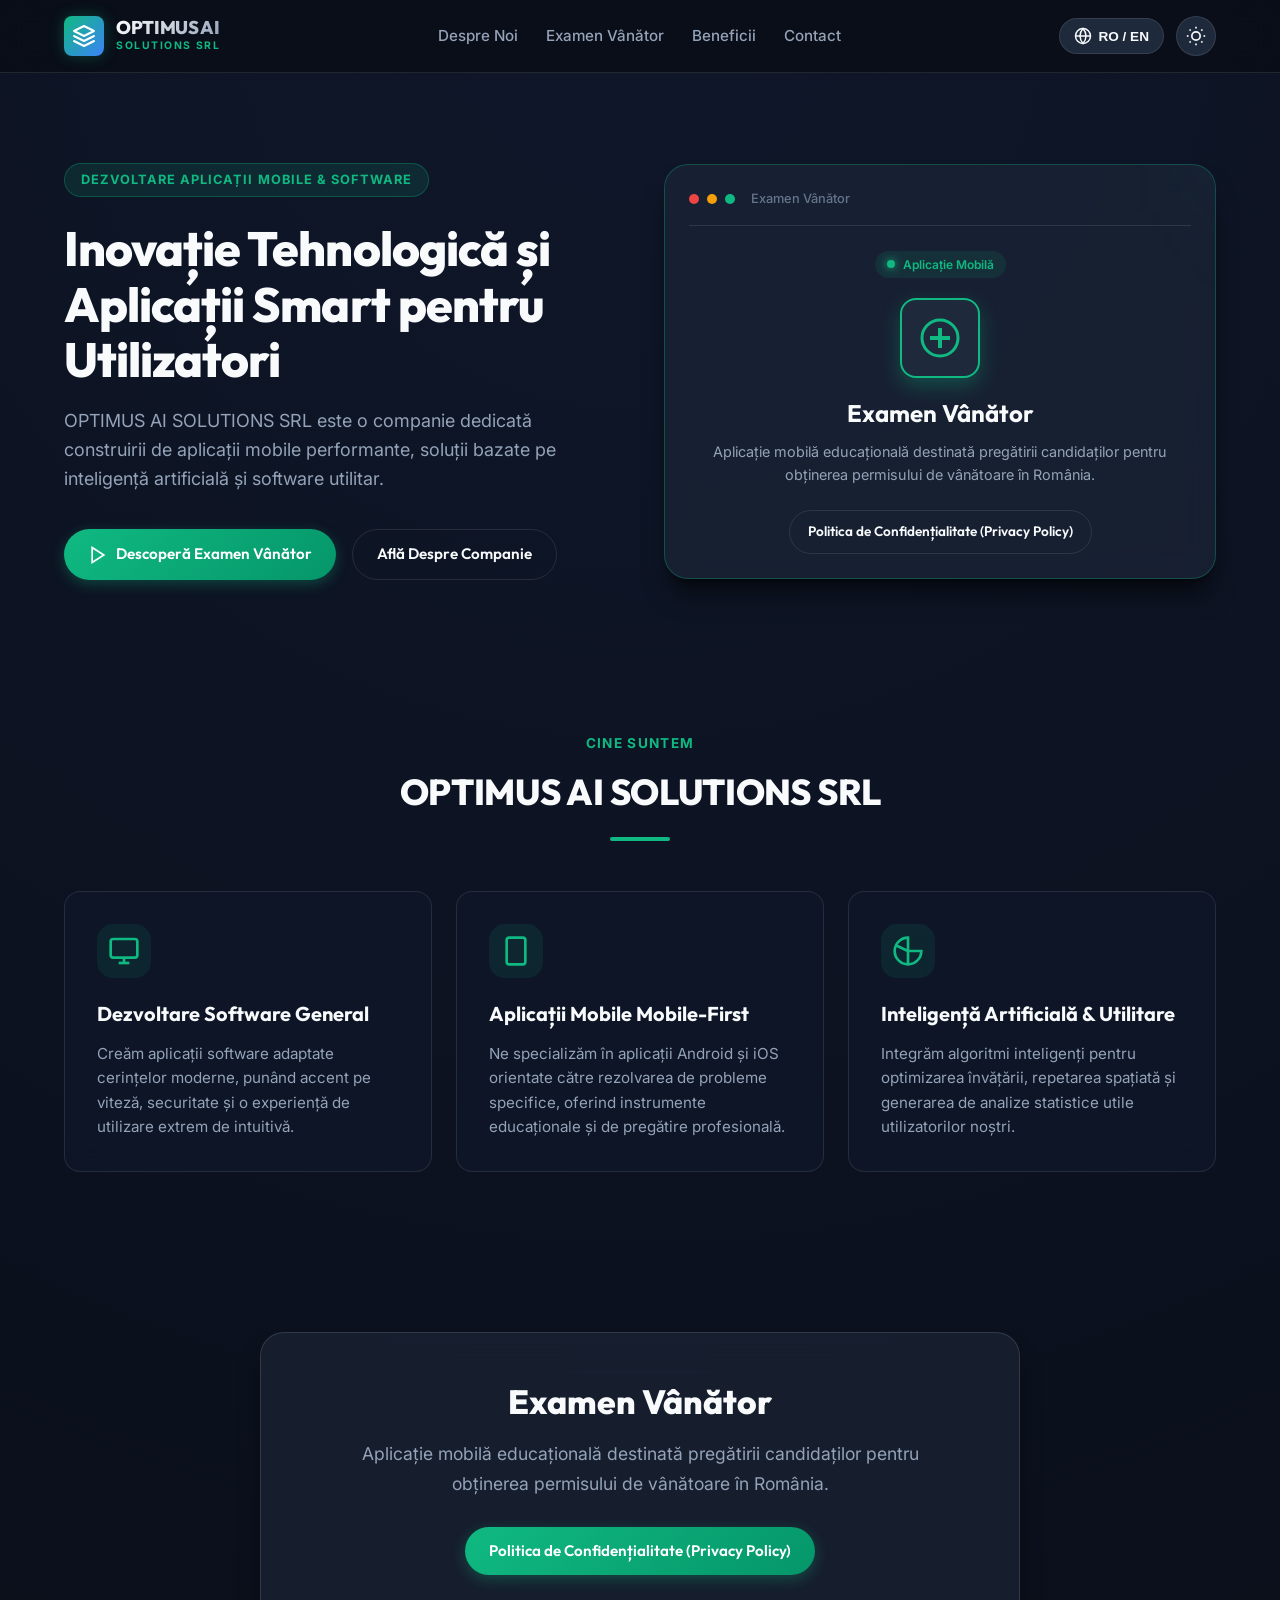
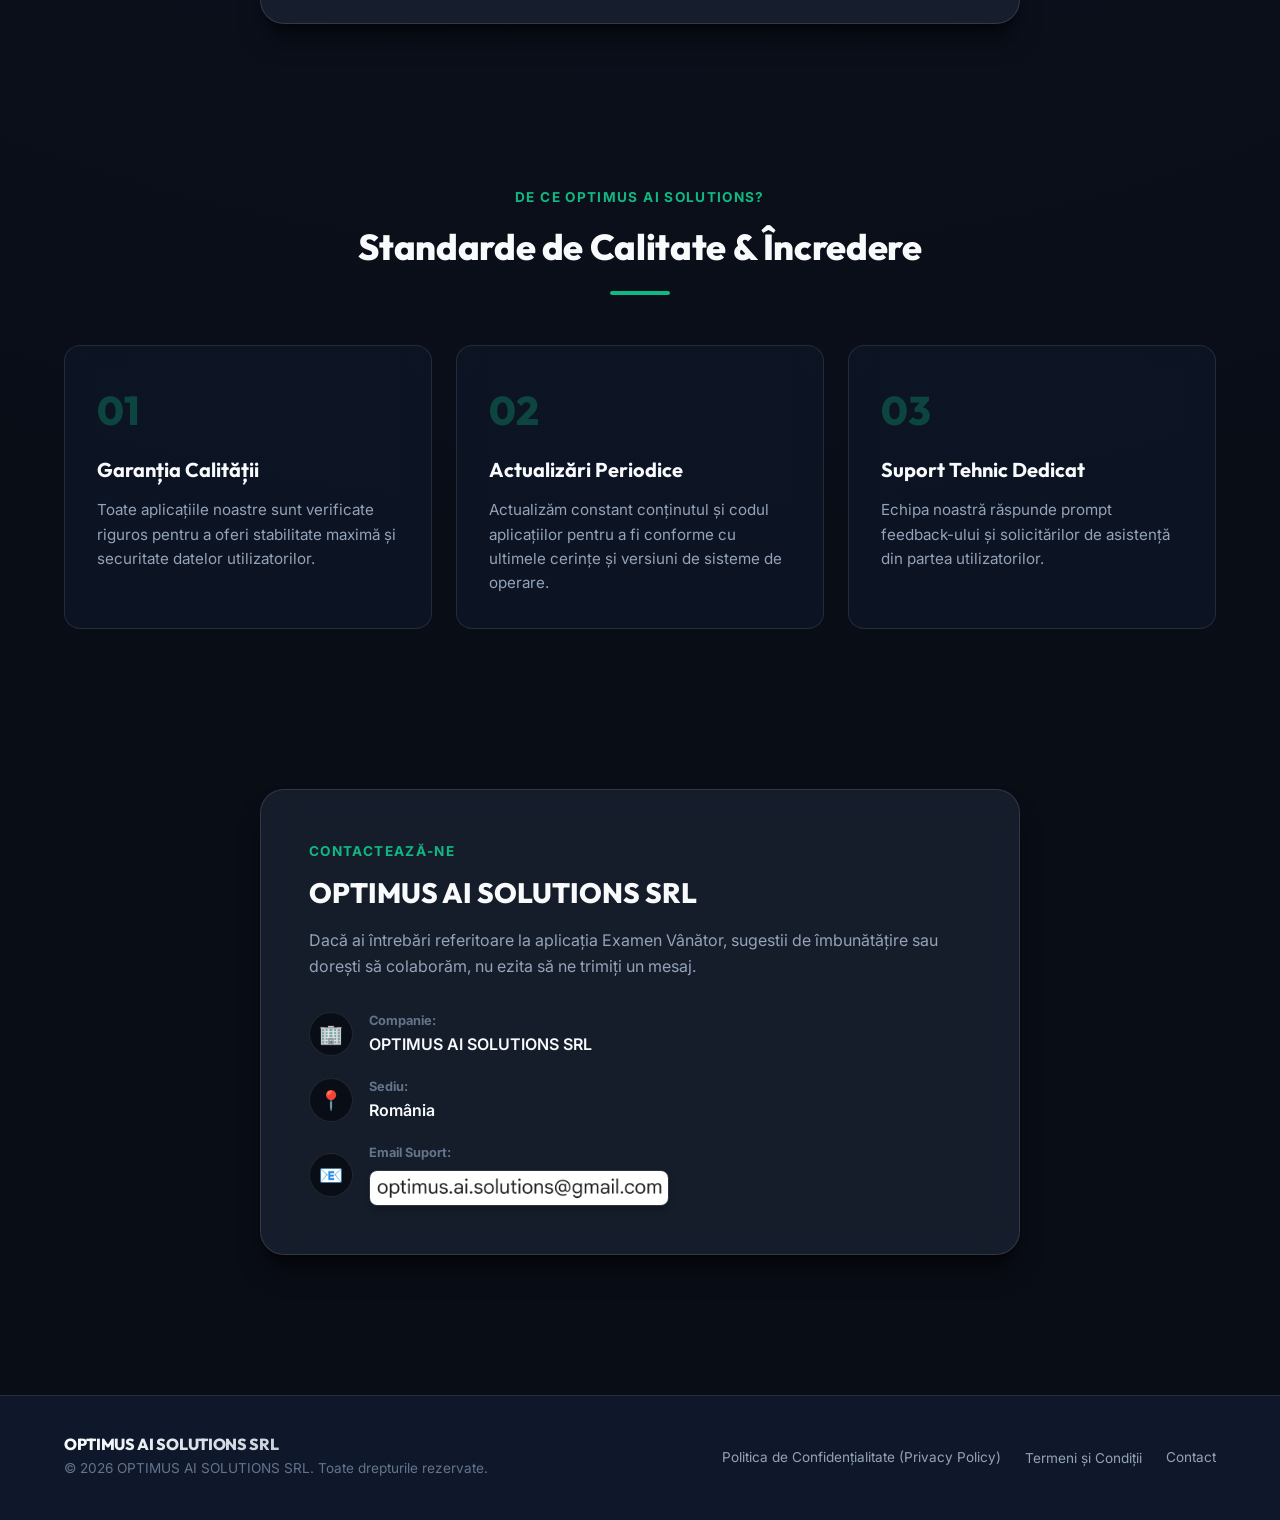
<file: index.html>
<!doctype html>
<html lang="ro" data-theme="dark">
  <head>
    <meta charset="UTF-8" />
    <meta name="viewport" content="width=device-width, initial-scale=1.0" />
    <title>OPTIMUS AI SOLUTIONS SRL | Apps &amp; Software Solutions</title>
    <meta
      name="description"
      content="OPTIMUS AI SOLUTIONS SRL - Dezvoltare aplicații mobile și soluții software. Descoperă Examen Vânător - aplicația de pregătire pentru examenul de vânătoare din România."
    />

    <!-- Google Search Console Verification Meta Tag -->
    <meta
      name="google-site-verification"
      content="KTGLfPyaPjV80IaAhPNQSvZlslFzIyE0q-LJDLgHIGs"
    />

    <!-- Open Graph / Social Media -->
    <meta property="og:type" content="website" />
    <meta
      property="og:title"
      content="OPTIMUS AI SOLUTIONS SRL | Mobile Apps &amp; Software"
    />
    <meta
      property="og:description"
      content="Official website of OPTIMUS AI SOLUTIONS SRL. Developers of Examen Vânător app and general software solutions."
    />

    <!-- Google Fonts -->
    <link rel="preconnect" href="https://fonts.googleapis.com" />
    <link rel="preconnect" href="https://fonts.gstatic.com" crossorigin />
    <link
      href="https://fonts.googleapis.com/css2?family=Inter:wght@300;400;500;600;700&family=Outfit:wght@400;500;600;700;800&display=swap"
      rel="stylesheet"
    />

    <link rel="stylesheet" href="styles.css" />
  </head>
  <body>
    <!-- Header / Navigation -->
    <header class="site-header" id="header">
      <div class="container header-container">
        <a
          href="#"
          class="brand-logo"
          aria-label="OPTIMUS AI SOLUTIONS SRL Home"
        >
          <div class="logo-icon">
            <svg
              width="24"
              height="24"
              viewBox="0 0 24 24"
              fill="none"
              xmlns="http://www.w3.org/2000/svg"
              aria-hidden="true"
            >
              <path
                d="M12 2L2 7L12 12L22 7L12 2Z"
                stroke="currentColor"
                stroke-width="2"
                stroke-linecap="round"
                stroke-linejoin="round"
              />
              <path
                d="M2 17L12 22L22 17"
                stroke="currentColor"
                stroke-width="2"
                stroke-linecap="round"
                stroke-linejoin="round"
              />
              <path
                d="M2 12L12 17L22 12"
                stroke="currentColor"
                stroke-width="2"
                stroke-linecap="round"
                stroke-linejoin="round"
              />
            </svg>
          </div>
          <div class="brand-text">
            <span class="brand-name">OPTIMUS AI</span>
            <span class="brand-sub">SOLUTIONS SRL</span>
          </div>
        </a>

        <nav class="nav-menu" id="nav-menu" aria-label="Navigare principală">
          <a href="#about" class="nav-link" data-i18n="nav_about">Despre Noi</a>
          <a href="#examen-vanator" class="nav-link" data-i18n="nav_app"
            >Examen Vânător</a
          >
          <a href="#features" class="nav-link" data-i18n="nav_features"
            >Beneficii</a
          >
          <a href="#contact" class="nav-link" data-i18n="nav_contact"
            >Contact</a
          >
        </nav>

        <div class="header-actions">
          <!-- Language Switcher Button -->
          <button
            type="button"
            id="lang-toggle"
            class="btn-icon-text"
            aria-label="Switch language"
          >
            <svg
              width="18"
              height="18"
              viewBox="0 0 24 24"
              fill="none"
              stroke="currentColor"
              stroke-width="2"
              aria-hidden="true"
            >
              <circle cx="12" cy="12" r="10"></circle>
              <line x1="2" y1="12" x2="22" y2="12"></line>
              <path
                d="M12 2a15.3 15.3 0 0 1 4 10 15.3 15.3 0 0 1-4 10 15.3 15.3 0 0 1-4-10 15.3 15.3 0 0 1 4-10z"
              ></path>
            </svg>
            <span id="lang-label">RO / EN</span>
          </button>

          <!-- Theme Switcher Button -->
          <button
            type="button"
            id="theme-toggle"
            class="btn-icon"
            aria-label="Toggle theme"
          >
            <svg
              class="sun-icon"
              width="20"
              height="20"
              viewBox="0 0 24 24"
              fill="none"
              stroke="currentColor"
              stroke-width="2"
              aria-hidden="true"
            >
              <circle cx="12" cy="12" r="5"></circle>
              <line x1="12" y1="1" x2="12" y2="3"></line>
              <line x1="12" y1="21" x2="12" y2="23"></line>
              <line x1="4.22" y1="4.22" x2="5.64" y2="5.64"></line>
              <line x1="18.36" y1="18.36" x2="19.78" y2="19.78"></line>
              <line x1="1" y1="12" x2="3" y2="12"></line>
              <line x1="21" y1="12" x2="23" y2="12"></line>
              <line x1="4.22" y1="19.78" x2="5.64" y2="18.36"></line>
              <line x1="18.36" y1="5.64" x2="19.78" y2="4.22"></line>
            </svg>
            <svg
              class="moon-icon"
              width="20"
              height="20"
              viewBox="0 0 24 24"
              fill="none"
              stroke="currentColor"
              stroke-width="2"
              aria-hidden="true"
            >
              <path d="M21 12.79A9 9 0 1 1 11.21 3 7 7 0 0 0 21 12.79z"></path>
            </svg>
          </button>
        </div>
      </div>
    </header>

    <main>
      <!-- Hero Section -->
      <section class="hero-section">
        <div class="container hero-grid">
          <div class="hero-content">
            <div class="badge glow-badge" data-i18n="hero_badge">
              Dezvoltare Aplicații Mobile &amp; Software
            </div>
            <h1 class="hero-title" data-i18n="hero_title">
              Inovație Tehnologică și Aplicații Smart pentru Utilizatori
            </h1>
            <p class="hero-subtitle" data-i18n="hero_subtitle">
              OPTIMUS AI SOLUTIONS SRL este o companie dedicată construirii de
              aplicații mobile performante, soluții bazate pe inteligență
              artificială și software utilitar.
            </p>
            <div class="hero-buttons">
              <a href="#examen-vanator" class="btn btn-primary">
                <svg
                  width="20"
                  height="20"
                  viewBox="0 0 24 24"
                  fill="none"
                  stroke="currentColor"
                  stroke-width="2"
                  aria-hidden="true"
                >
                  <polygon points="5 3 19 12 5 21 5 3"></polygon>
                </svg>
                <span data-i18n="hero_btn_app">Descoperă Examen Vânător</span>
              </a>
              <a
                href="#about"
                class="btn btn-outline"
                data-i18n="hero_btn_about"
                >Află Despre Companie</a
              >
            </div>
          </div>

          <div class="hero-visual">
            <div class="app-mockup-card glass-panel">
              <div class="mockup-header">
                <span class="dot red"></span>
                <span class="dot yellow"></span>
                <span class="dot green"></span>
                <span class="mockup-title">Examen Vânător</span>
              </div>
              <div class="mockup-body">
                <div class="mockup-badge">
                  <span class="live-pulse" aria-hidden="true"></span>
                  <span data-i18n="mockup_badge">Aplicație Mobilă</span>
                </div>
                <div class="mockup-app-icon">
                  <svg
                    width="48"
                    height="48"
                    viewBox="0 0 24 24"
                    fill="none"
                    stroke="currentColor"
                    stroke-width="1.5"
                    aria-hidden="true"
                  >
                    <circle cx="12" cy="12" r="9" stroke="var(--accent)" />
                    <path
                      d="M12 7V17M7 12H17"
                      stroke="var(--accent)"
                      stroke-width="2"
                    />
                  </svg>
                </div>
                <h2 class="mockup-app-title">Examen Vânător</h2>
                <p class="mockup-app-desc" data-i18n="mockup_desc">
                  Aplicație mobilă educațională destinată pregătirii
                  candidaților pentru obținerea permisului de vânătoare în
                  România.
                </p>
                <div class="mockup-actions">
                  <a
                    href="/examen-vanator/privacy-policy"
                    class="btn btn-outline btn-sm"
                    data-i18n="app_privacy_link"
                  >
                    Politica de Confidențialitate (Privacy Policy)
                  </a>
                </div>
              </div>
            </div>
          </div>
        </div>
      </section>

      <!-- Company Overview / About Us Section -->
      <section class="section about-section" id="about">
        <div class="container">
          <div class="section-header center">
            <span class="section-subtitle" data-i18n="about_subtitle"
              >Cine Suntem</span
            >
            <h2 class="section-title" data-i18n="about_title">
              OPTIMUS AI SOLUTIONS SRL
            </h2>
            <div class="title-bar"></div>
          </div>

          <div class="about-grid">
            <div class="about-card glass-card">
              <div class="card-icon">
                <svg
                  width="32"
                  height="32"
                  viewBox="0 0 24 24"
                  fill="none"
                  stroke="currentColor"
                  stroke-width="2"
                  aria-hidden="true"
                >
                  <rect x="2" y="3" width="20" height="14" rx="2" ry="2"></rect>
                  <line x1="8" y1="21" x2="16" y2="21"></line>
                  <line x1="12" y1="17" x2="12" y2="21"></line>
                </svg>
              </div>
              <h3 data-i18n="about_card1_title">Dezvoltare Software General</h3>
              <p data-i18n="about_card1_text">
                Creăm aplicații software adaptate cerințelor moderne, punând
                accent pe viteză, securitate și o experiență de utilizare extrem
                de intuitivă.
              </p>
            </div>

            <div class="about-card glass-card">
              <div class="card-icon">
                <svg
                  width="32"
                  height="32"
                  viewBox="0 0 24 24"
                  fill="none"
                  stroke="currentColor"
                  stroke-width="2"
                  aria-hidden="true"
                >
                  <rect x="5" y="2" width="14" height="20" rx="2" ry="2"></rect>
                  <line x1="12" y1="18" x2="12.01" y2="18"></line>
                </svg>
              </div>
              <h3 data-i18n="about_card2_title">
                Aplicații Mobile Mobile-First
              </h3>
              <p data-i18n="about_card2_text">
                Ne specializăm în aplicații Android și iOS orientate către
                rezolvarea de probleme specifice, oferind instrumente
                educaționale și de pregătire profesională.
              </p>
            </div>

            <div class="about-card glass-card">
              <div class="card-icon">
                <svg
                  width="32"
                  height="32"
                  viewBox="0 0 24 24"
                  fill="none"
                  stroke="currentColor"
                  stroke-width="2"
                  aria-hidden="true"
                >
                  <path d="M12 2a10 10 0 1 0 10 10H12V2z"></path>
                  <path d="M12 12L2.5 7.5"></path>
                  <path d="M12 12V22"></path>
                </svg>
              </div>
              <h3 data-i18n="about_card3_title">
                Inteligență Artificială &amp; Utilitare
              </h3>
              <p data-i18n="about_card3_text">
                Integrăm algoritmi inteligenți pentru optimizarea învățării,
                repetarea spațiată și generarea de analize statistice utile
                utilizatorilor noștri.
              </p>
            </div>
          </div>
        </div>
      </section>

      <!-- Examen Vanator App Section -->
      <section class="section app-showcase-section" id="examen-vanator">
        <div class="container">
          <div class="article-wrapper app-summary-card glass-panel">
            <h2 class="article-title">Examen Vânător</h2>
            <p class="lead-text app-summary-desc" data-i18n="app_short_desc">
              Aplicație mobilă educațională destinată pregătirii candidaților
              pentru obținerea permisului de vânătoare în România.
            </p>
            <div class="app-summary-actions">
              <a
                href="/examen-vanator/privacy-policy"
                class="btn btn-primary"
                data-i18n="app_privacy_link"
              >
                Politica de Confidențialitate (Privacy Policy)
              </a>
            </div>
          </div>
        </div>
      </section>

      <!-- Key App Benefits Section -->
      <section class="section features-section" id="features">
        <div class="container">
          <div class="section-header center">
            <span class="section-subtitle" data-i18n="feat_subtitle"
              >De Ce OPTIMUS AI SOLUTIONS?</span
            >
            <h2 class="section-title" data-i18n="feat_title">
              Standarde de Calitate &amp; Încredere
            </h2>
            <div class="title-bar"></div>
          </div>

          <div class="features-grid">
            <div class="feature-card glass-card">
              <div class="f-num">01</div>
              <h3 data-i18n="f_card1_title">Garanția Calității</h3>
              <p data-i18n="f_card1_text">
                Toate aplicațiile noastre sunt verificate riguros pentru a oferi
                stabilitate maximă și securitate datelor utilizatorilor.
              </p>
            </div>
            <div class="feature-card glass-card">
              <div class="f-num">02</div>
              <h3 data-i18n="f_card2_title">Actualizări Periodice</h3>
              <p data-i18n="f_card2_text">
                Actualizăm constant conținutul și codul aplicațiilor pentru a fi
                conforme cu ultimele cerințe și versiuni de sisteme de operare.
              </p>
            </div>
            <div class="feature-card glass-card">
              <div class="f-num">03</div>
              <h3 data-i18n="f_card3_title">Suport Tehnic Dedicat</h3>
              <p data-i18n="f_card3_text">
                Echipa noastră răspunde prompt feedback-ului și solicitărilor de
                asistență din partea utilizatorilor.
              </p>
            </div>
          </div>
        </div>
      </section>

      <!-- Contact & Company Details Section -->
      <section class="section contact-section" id="contact">
        <div class="container">
          <div class="contact-card glass-panel">
            <div class="contact-info">
              <span class="section-subtitle" data-i18n="contact_subtitle"
                >Contactează-ne</span
              >
              <h2 data-i18n="contact_title">OPTIMUS AI SOLUTIONS SRL</h2>
              <p data-i18n="contact_desc">
                Dacă ai întrebări referitoare la aplicația Examen Vânător,
                sugestii de îmbunătățire sau dorești să colaborăm, nu ezita să
                ne trimiți un mesaj.
              </p>

              <div class="info-list">
                <div class="info-item">
                  <div class="info-icon" aria-hidden="true">🏢</div>
                  <div>
                    <strong data-i18n="c_company_lbl">Companie:</strong>
                    <span>OPTIMUS AI SOLUTIONS SRL</span>
                  </div>
                </div>
                <div class="info-item">
                  <div class="info-icon" aria-hidden="true">📍</div>
                  <div>
                    <strong data-i18n="c_location_lbl">Sediu:</strong>
                    <span>România</span>
                  </div>
                </div>
                <div class="info-item">
                  <div class="info-icon" aria-hidden="true">📧</div>
                  <div>
                    <strong data-i18n="c_email_lbl">Email Suport:</strong>
                    <img
                      id="contact-email-img"
                      src="assets/support-contact.png"
                      alt="Adresă de e-mail pentru suport (afișată grafic pentru protecție anti-spam)"
                      class="contact-email-img"
                      width="744"
                      height="86"
                      loading="lazy"
                      decoding="async"
                    />
                  </div>
                </div>
              </div>
            </div>
          </div>
        </div>
      </section>
    </main>

    <!-- Footer -->
    <footer class="site-footer">
      <div class="container footer-content">
        <div class="footer-brand">
          <div class="brand-name">OPTIMUS AI SOLUTIONS SRL</div>
          <p data-i18n="footer_rights">
            © 2026 OPTIMUS AI SOLUTIONS SRL. Toate drepturile rezervate.
          </p>
        </div>

        <div class="footer-links">
          <a href="/examen-vanator/privacy-policy" data-i18n="footer_privacy"
            >Politica de Confidențialitate (Privacy Policy)</a
          >
          <button
            type="button"
            class="footer-link-btn"
            command="show-modal"
            commandfor="terms-modal"
            id="open-terms-btn"
            data-i18n="footer_terms"
          >
            Termeni și Condiții
          </button>
          <a href="#contact" data-i18n="nav_contact">Contact</a>
        </div>
      </div>
    </footer>

    <!-- Native Modal Dialog for Terms of Service -->
    <dialog
      id="terms-modal"
      class="modal-dialog glass-panel"
      aria-labelledby="terms-modal-title"
      closedby="any"
    >
      <form method="dialog" class="modal-close-form">
        <button
          type="submit"
          class="modal-close"
          id="close-terms-btn"
          aria-label="Închide"
          autofocus
        >
          &times;
        </button>
      </form>
      <h2 id="terms-modal-title" data-i18n="terms_modal_title">
        Termeni și Condiții de Utilizare
      </h2>
      <div class="modal-scroll-body">
        <p data-i18n="terms_p1">
          Prin accesarea și utilizarea aplicațiilor dezvoltate de OPTIMUS AI
          SOLUTIONS SRL, inclusiv aplicația Examen Vânător, sunteți de acord să
          respectați acești Termeni și Condiții.
        </p>
        <p data-i18n="terms_p2">
          Conținutul educațional furnizat are caracter de pregătire și învățare
          individuală. Utilizarea aplicației se face exclusiv pe propria
          răspundere a utilizatorului.
        </p>
      </div>
    </dialog>

    <script src="script.js"></script>
  </body>
</html>
</file>
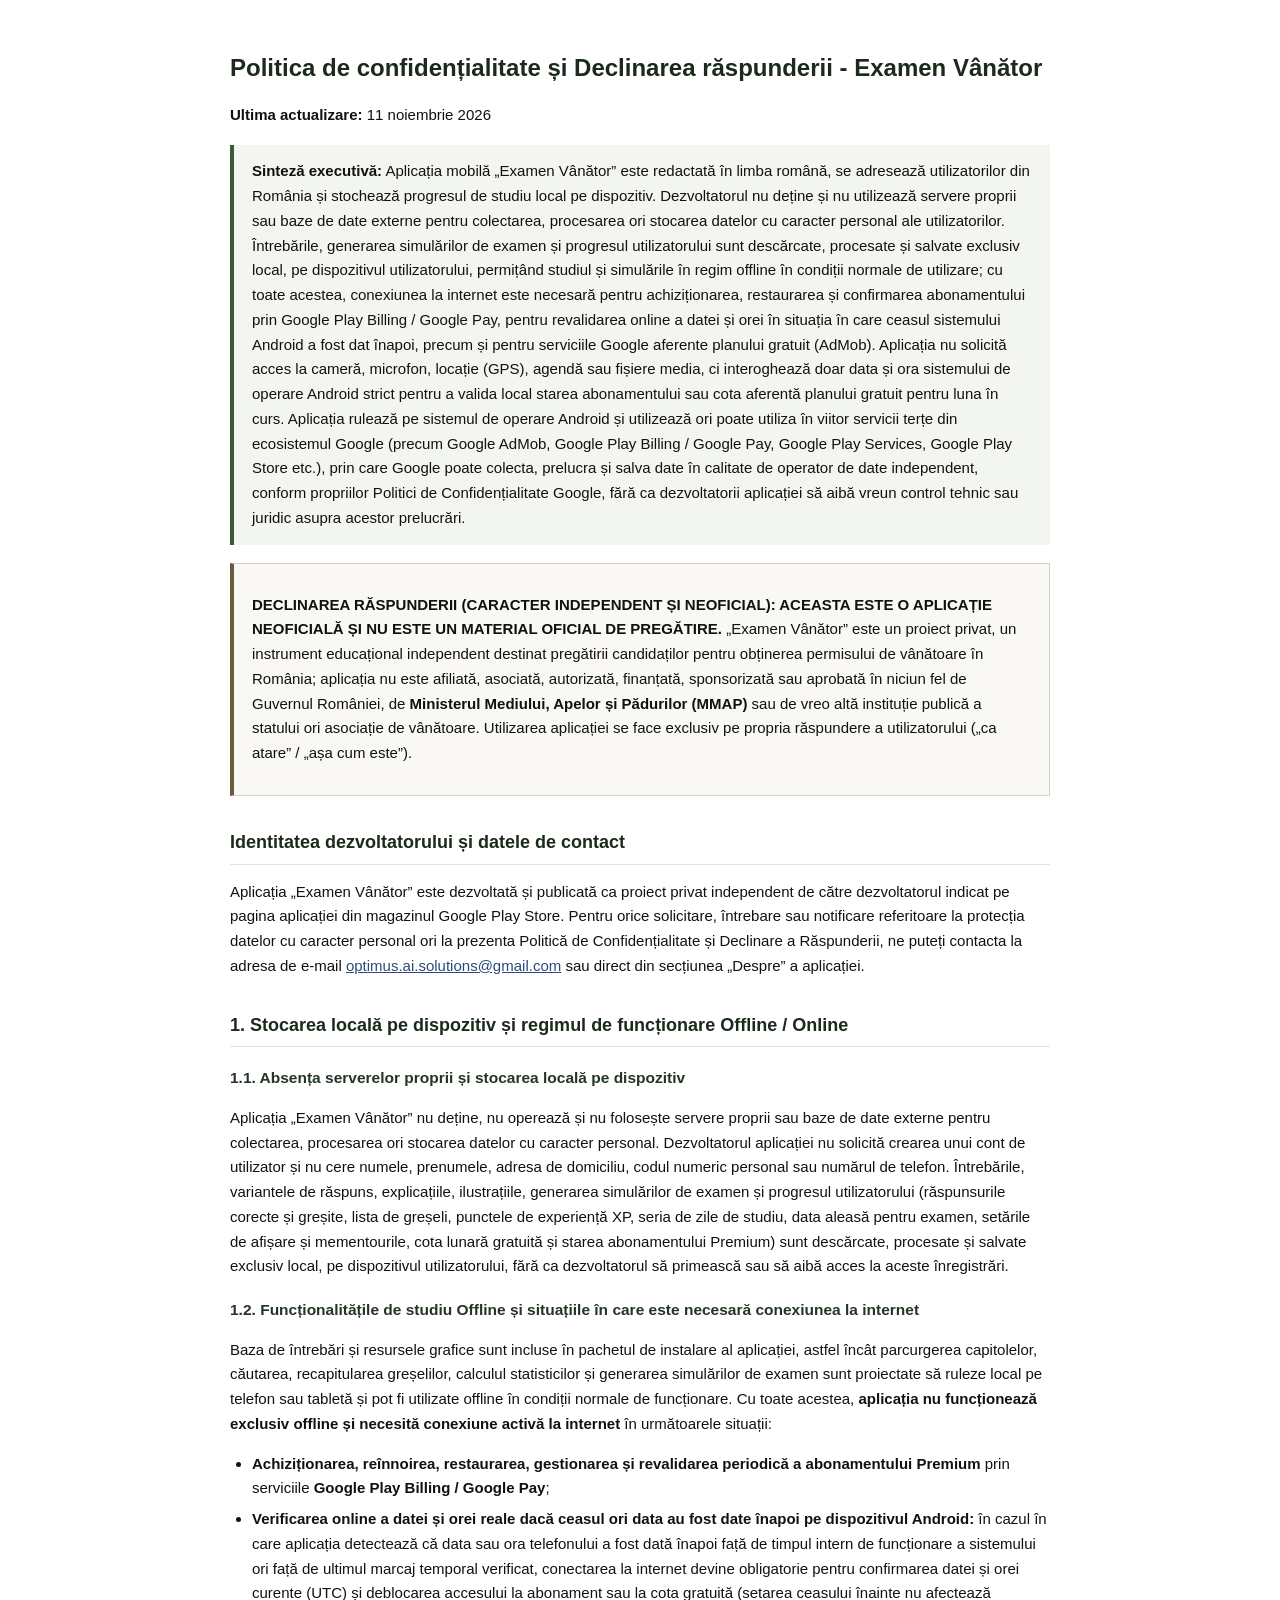
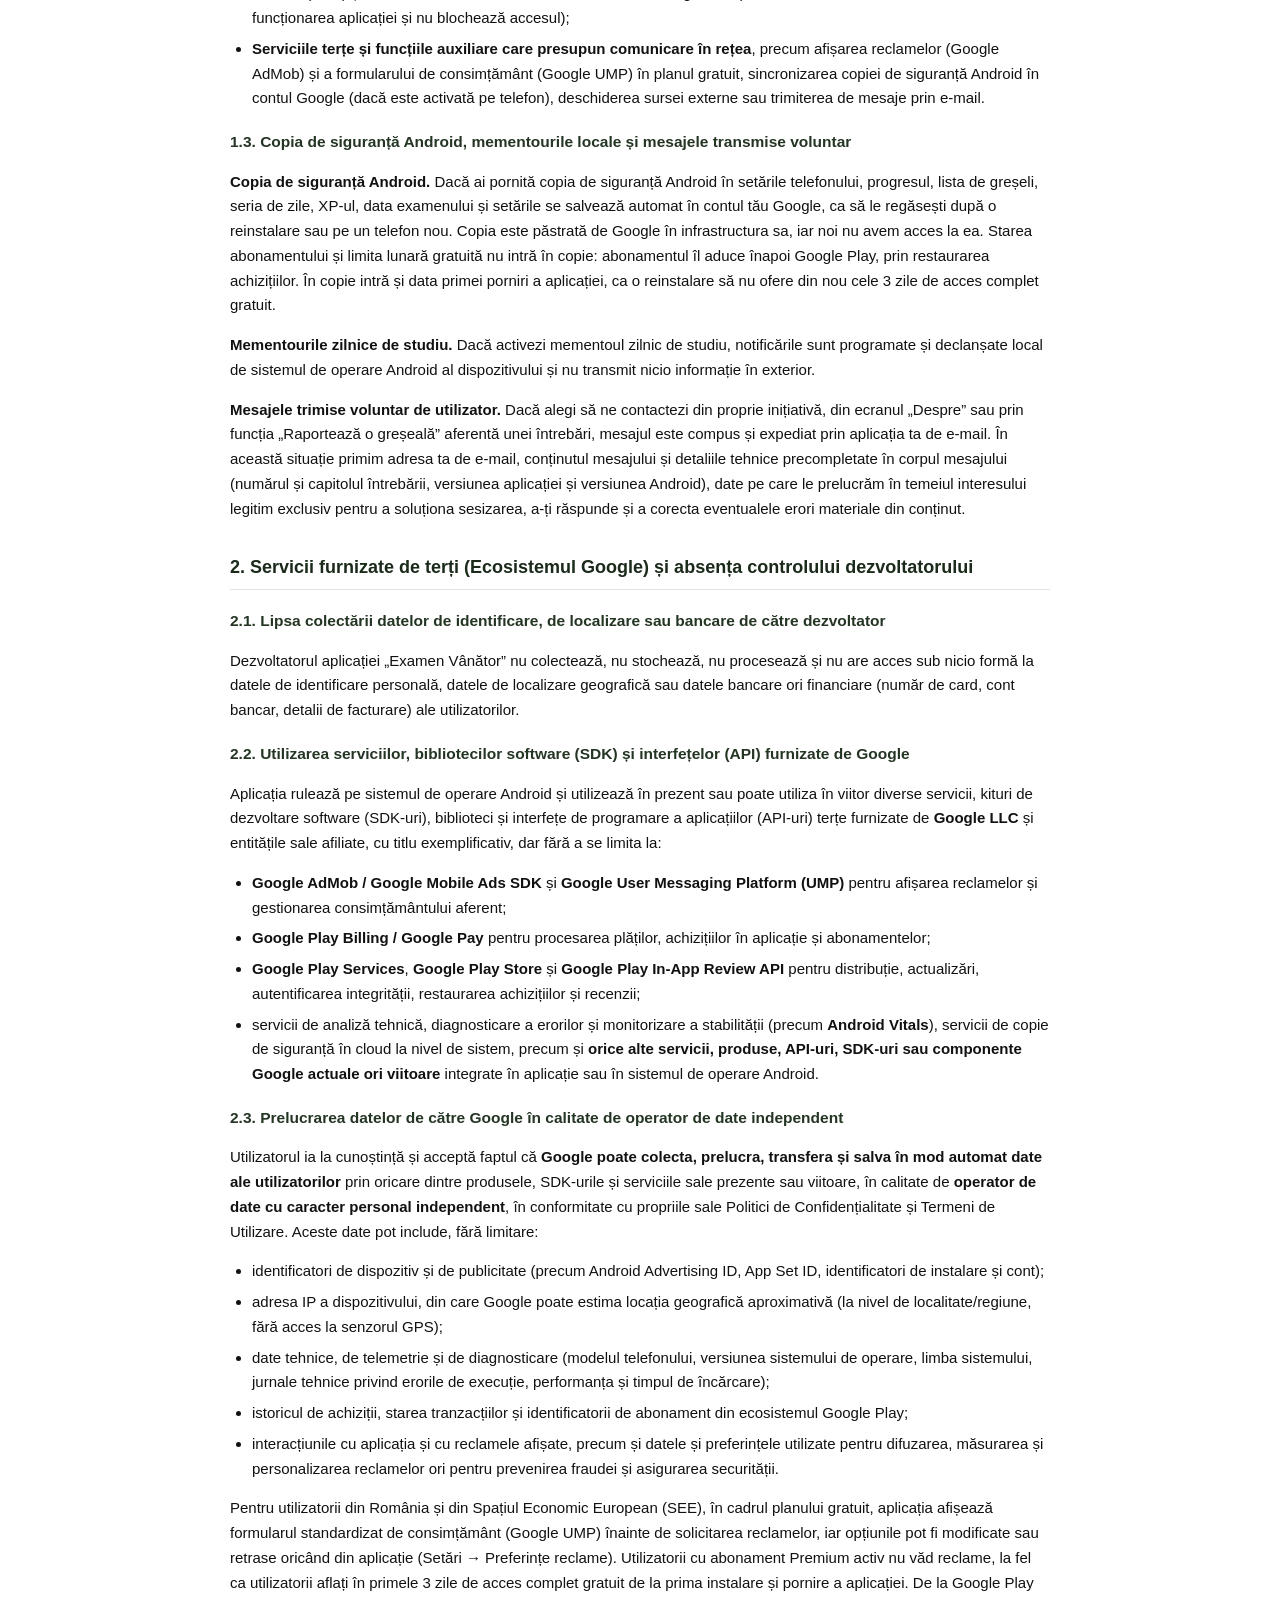
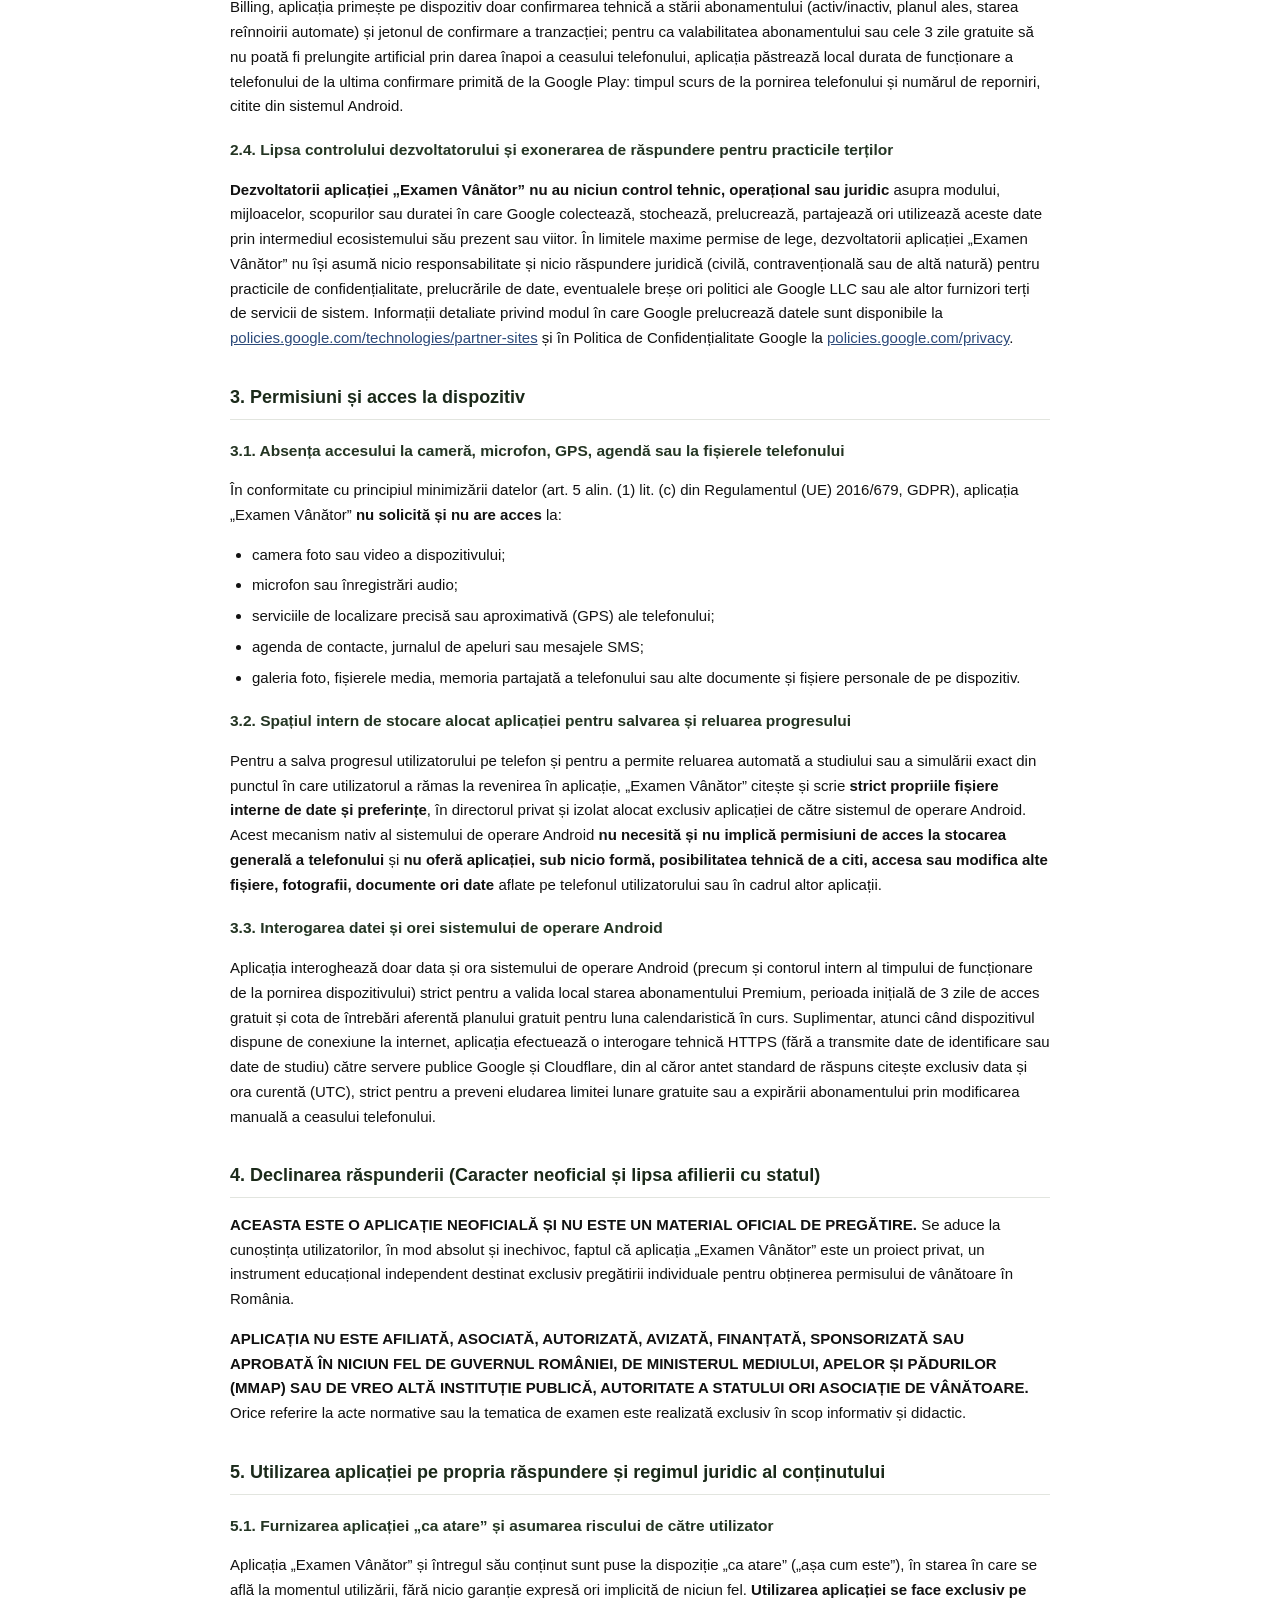
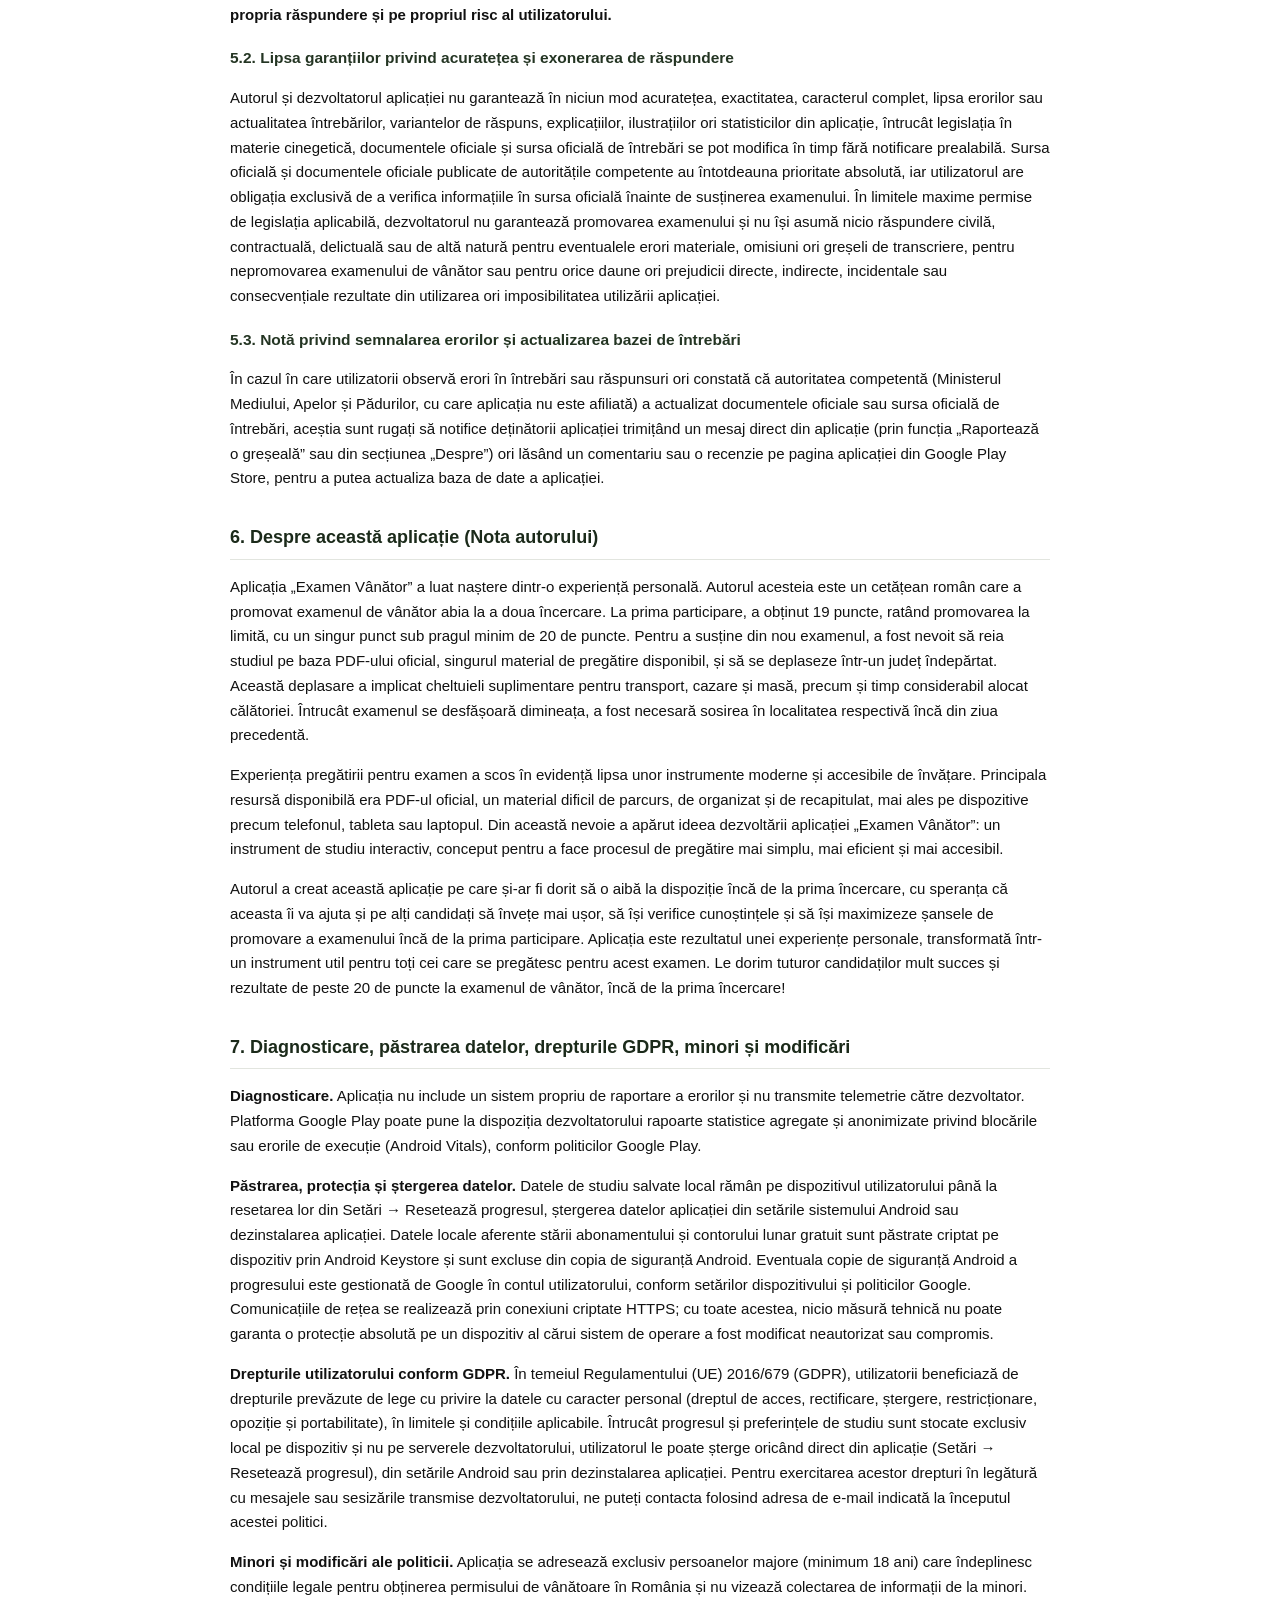
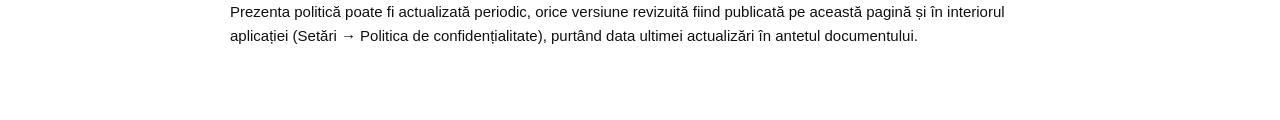
<file: examen-vanator/privacy-policy.html>
<!DOCTYPE html>
<html lang="ro">
<head>
  <meta charset="utf-8">
  <meta name="viewport" content="width=device-width, initial-scale=1">
  <title>Politica de confidențialitate și Declinarea răspunderii - Examen Vânător</title>
  <style>
    body {
      font-family: Arial, sans-serif;
      line-height: 1.65;
      color: #111;
      background: #fff;
      margin: 0 auto;
      padding: 32px 16px 56px;
      max-width: 820px;
    }
    h1 {
      font-size: 24px;
      margin-bottom: 6px;
      color: #1b2a1a;
    }
    h2 {
      font-size: 18px;
      margin-top: 32px;
      margin-bottom: 10px;
      color: #1b2a1a;
      border-bottom: 1px solid #e2e5df;
      padding-bottom: 6px;
    }
    h3 {
      font-size: 15.5px;
      margin-top: 18px;
      margin-bottom: 6px;
      color: #243523;
    }
    p, li {
      font-size: 15px;
    }
    ul {
      margin-top: 6px;
      margin-bottom: 14px;
      padding-left: 22px;
    }
    li {
      margin-bottom: 6px;
    }
    .summary {
      background: #f3f5f1;
      border-left: 4px solid #3b5a3a;
      padding: 14px 18px;
      margin: 18px 0;
    }
    .disclaimer-box {
      background: #faf8f5;
      border: 1px solid #d8d2c5;
      border-left: 4px solid #6b5b3e;
      padding: 14px 18px;
      margin: 18px 0;
    }
    a {
      color: #2c4a7a;
    }
  </style>
</head>
<body>
  <h1>Politica de confidențialitate și Declinarea răspunderii - Examen Vânător</h1>
  <p><strong>Ultima actualizare:</strong> 11 noiembrie 2026</p>

  <p class="summary"><strong>Sinteză executivă:</strong> Aplicația mobilă „Examen Vânător” este redactată în limba română, se adresează utilizatorilor din România și stochează progresul de studiu local pe dispozitiv. Dezvoltatorul nu deține și nu utilizează servere proprii sau baze de date externe pentru colectarea, procesarea ori stocarea datelor cu caracter personal ale utilizatorilor. Întrebările, generarea simulărilor de examen și progresul utilizatorului sunt descărcate, procesate și salvate exclusiv local, pe dispozitivul utilizatorului, permițând studiul și simulările în regim offline în condiții normale de utilizare; cu toate acestea, conexiunea la internet este necesară pentru achiziționarea, restaurarea și confirmarea abonamentului prin Google Play Billing / Google Pay, pentru revalidarea online a datei și orei în situația în care ceasul sistemului Android a fost dat înapoi, precum și pentru serviciile Google aferente planului gratuit (AdMob). Aplicația nu solicită acces la cameră, microfon, locație (GPS), agendă sau fișiere media, ci interoghează doar data și ora sistemului de operare Android strict pentru a valida local starea abonamentului sau cota aferentă planului gratuit pentru luna în curs. Aplicația rulează pe sistemul de operare Android și utilizează ori poate utiliza în viitor servicii terțe din ecosistemul Google (precum Google AdMob, Google Play Billing / Google Pay, Google Play Services, Google Play Store etc.), prin care Google poate colecta, prelucra și salva date în calitate de operator de date independent, conform propriilor Politici de Confidențialitate Google, fără ca dezvoltatorii aplicației să aibă vreun control tehnic sau juridic asupra acestor prelucrări.</p>

  <div class="disclaimer-box">
    <p><strong>DECLINAREA RĂSPUNDERII (CARACTER INDEPENDENT ȘI NEOFICIAL): ACEASTA ESTE O APLICAȚIE NEOFICIALĂ ȘI NU ESTE UN MATERIAL OFICIAL DE PREGĂTIRE.</strong> „Examen Vânător” este un proiect privat, un instrument educațional independent destinat pregătirii candidaților pentru obținerea permisului de vânătoare în România; aplicația nu este afiliată, asociată, autorizată, finanțată, sponsorizată sau aprobată în niciun fel de Guvernul României, de <strong>Ministerul Mediului, Apelor și Pădurilor (MMAP)</strong> sau de vreo altă instituție publică a statului ori asociație de vânătoare. Utilizarea aplicației se face exclusiv pe propria răspundere a utilizatorului („ca atare” / „așa cum este”).</p>
  </div>

  <h2>Identitatea dezvoltatorului și datele de contact</h2>
  <p>Aplicația „Examen Vânător” este dezvoltată și publicată ca proiect privat independent de către dezvoltatorul indicat pe pagina aplicației din magazinul Google Play Store. Pentru orice solicitare, întrebare sau notificare referitoare la protecția datelor cu caracter personal ori la prezenta Politică de Confidențialitate și Declinare a Răspunderii, ne puteți contacta la adresa de e-mail <a href="mailto:optimus.ai.solutions@gmail.com">optimus.ai.solutions@gmail.com</a> sau direct din secțiunea „Despre” a aplicației.</p>

  <h2>1. Stocarea locală pe dispozitiv și regimul de funcționare Offline / Online</h2>
  <h3>1.1. Absența serverelor proprii și stocarea locală pe dispozitiv</h3>
  <p>Aplicația „Examen Vânător” nu deține, nu operează și nu folosește servere proprii sau baze de date externe pentru colectarea, procesarea ori stocarea datelor cu caracter personal. Dezvoltatorul aplicației nu solicită crearea unui cont de utilizator și nu cere numele, prenumele, adresa de domiciliu, codul numeric personal sau numărul de telefon. Întrebările, variantele de răspuns, explicațiile, ilustrațiile, generarea simulărilor de examen și progresul utilizatorului (răspunsurile corecte și greșite, lista de greșeli, punctele de experiență XP, seria de zile de studiu, data aleasă pentru examen, setările de afișare și mementourile, cota lunară gratuită și starea abonamentului Premium) sunt descărcate, procesate și salvate exclusiv local, pe dispozitivul utilizatorului, fără ca dezvoltatorul să primească sau să aibă acces la aceste înregistrări.</p>

  <h3>1.2. Funcționalitățile de studiu Offline și situațiile în care este necesară conexiunea la internet</h3>
  <p>Baza de întrebări și resursele grafice sunt incluse în pachetul de instalare al aplicației, astfel încât parcurgerea capitolelor, căutarea, recapitularea greșelilor, calculul statisticilor și generarea simulărilor de examen sunt proiectate să ruleze local pe telefon sau tabletă și pot fi utilizate offline în condiții normale de funcționare. Cu toate acestea, <strong>aplicația nu funcționează exclusiv offline și necesită conexiune activă la internet</strong> în următoarele situații:</p>
  <ul>
    <li><strong>Achiziționarea, reînnoirea, restaurarea, gestionarea și revalidarea periodică a abonamentului Premium</strong> prin serviciile <strong>Google Play Billing / Google Pay</strong>;</li>
    <li><strong>Verificarea online a datei și orei reale dacă ceasul ori data au fost date înapoi pe dispozitivul Android:</strong> în cazul în care aplicația detectează că data sau ora telefonului a fost dată înapoi față de timpul intern de funcționare a sistemului ori față de ultimul marcaj temporal verificat, conectarea la internet devine obligatorie pentru confirmarea datei și orei curente (UTC) și deblocarea accesului la abonament sau la cota gratuită (setarea ceasului înainte nu afectează funcționarea aplicației și nu blochează accesul);</li>
    <li><strong>Serviciile terțe și funcțiile auxiliare care presupun comunicare în rețea</strong>, precum afișarea reclamelor (Google AdMob) și a formularului de consimțământ (Google UMP) în planul gratuit, sincronizarea copiei de siguranță Android în contul Google (dacă este activată pe telefon), deschiderea sursei externe sau trimiterea de mesaje prin e-mail.</li>
  </ul>

  <h3>1.3. Copia de siguranță Android, mementourile locale și mesajele transmise voluntar</h3>
  <p><strong>Copia de siguranță Android.</strong> Dacă ai pornită copia de siguranță Android în setările telefonului, progresul, lista de greșeli, seria de zile, XP-ul, data examenului și setările se salvează automat în contul tău Google, ca să le regăsești după o reinstalare sau pe un telefon nou. Copia este păstrată de Google în infrastructura sa, iar noi nu avem acces la ea. Starea abonamentului și limita lunară gratuită nu intră în copie: abonamentul îl aduce înapoi Google Play, prin restaurarea achizițiilor. În copie intră și data primei porniri a aplicației, ca o reinstalare să nu ofere din nou cele 3 zile de acces complet gratuit.</p>
  <p><strong>Mementourile zilnice de studiu.</strong> Dacă activezi mementoul zilnic de studiu, notificările sunt programate și declanșate local de sistemul de operare Android al dispozitivului și nu transmit nicio informație în exterior.</p>
  <p><strong>Mesajele trimise voluntar de utilizator.</strong> Dacă alegi să ne contactezi din proprie inițiativă, din ecranul „Despre” sau prin funcția „Raportează o greșeală” aferentă unei întrebări, mesajul este compus și expediat prin aplicația ta de e-mail. În această situație primim adresa ta de e-mail, conținutul mesajului și detaliile tehnice precompletate în corpul mesajului (numărul și capitolul întrebării, versiunea aplicației și versiunea Android), date pe care le prelucrăm în temeiul interesului legitim exclusiv pentru a soluționa sesizarea, a-ți răspunde și a corecta eventualele erori materiale din conținut.</p>

  <h2>2. Servicii furnizate de terți (Ecosistemul Google) și absența controlului dezvoltatorului</h2>
  <h3>2.1. Lipsa colectării datelor de identificare, de localizare sau bancare de către dezvoltator</h3>
  <p>Dezvoltatorul aplicației „Examen Vânător” nu colectează, nu stochează, nu procesează și nu are acces sub nicio formă la datele de identificare personală, datele de localizare geografică sau datele bancare ori financiare (număr de card, cont bancar, detalii de facturare) ale utilizatorilor.</p>

  <h3>2.2. Utilizarea serviciilor, bibliotecilor software (SDK) și interfețelor (API) furnizate de Google</h3>
  <p>Aplicația rulează pe sistemul de operare Android și utilizează în prezent sau poate utiliza în viitor diverse servicii, kituri de dezvoltare software (SDK-uri), biblioteci și interfețe de programare a aplicațiilor (API-uri) terțe furnizate de <strong>Google LLC</strong> și entitățile sale afiliate, cu titlu exemplificativ, dar fără a se limita la:</p>
  <ul>
    <li><strong>Google AdMob / Google Mobile Ads SDK</strong> și <strong>Google User Messaging Platform (UMP)</strong> pentru afișarea reclamelor și gestionarea consimțământului aferent;</li>
    <li><strong>Google Play Billing / Google Pay</strong> pentru procesarea plăților, achizițiilor în aplicație și abonamentelor;</li>
    <li><strong>Google Play Services</strong>, <strong>Google Play Store</strong> și <strong>Google Play In-App Review API</strong> pentru distribuție, actualizări, autentificarea integrității, restaurarea achizițiilor și recenzii;</li>
    <li>servicii de analiză tehnică, diagnosticare a erorilor și monitorizare a stabilității (precum <strong>Android Vitals</strong>), servicii de copie de siguranță în cloud la nivel de sistem, precum și <strong>orice alte servicii, produse, API-uri, SDK-uri sau componente Google actuale ori viitoare</strong> integrate în aplicație sau în sistemul de operare Android.</li>
  </ul>

  <h3>2.3. Prelucrarea datelor de către Google în calitate de operator de date independent</h3>
  <p>Utilizatorul ia la cunoștință și acceptă faptul că <strong>Google poate colecta, prelucra, transfera și salva în mod automat date ale utilizatorilor</strong> prin oricare dintre produsele, SDK-urile și serviciile sale prezente sau viitoare, în calitate de <strong>operator de date cu caracter personal independent</strong>, în conformitate cu propriile sale Politici de Confidențialitate și Termeni de Utilizare. Aceste date pot include, fără limitare:</p>
  <ul>
    <li>identificatori de dispozitiv și de publicitate (precum Android Advertising ID, App Set ID, identificatori de instalare și cont);</li>
    <li>adresa IP a dispozitivului, din care Google poate estima locația geografică aproximativă (la nivel de localitate/regiune, fără acces la senzorul GPS);</li>
    <li>date tehnice, de telemetrie și de diagnosticare (modelul telefonului, versiunea sistemului de operare, limba sistemului, jurnale tehnice privind erorile de execuție, performanța și timpul de încărcare);</li>
    <li>istoricul de achiziții, starea tranzacțiilor și identificatorii de abonament din ecosistemul Google Play;</li>
    <li>interacțiunile cu aplicația și cu reclamele afișate, precum și datele și preferințele utilizate pentru difuzarea, măsurarea și personalizarea reclamelor ori pentru prevenirea fraudei și asigurarea securității.</li>
  </ul>
  <p>Pentru utilizatorii din România și din Spațiul Economic European (SEE), în cadrul planului gratuit, aplicația afișează formularul standardizat de consimțământ (Google UMP) înainte de solicitarea reclamelor, iar opțiunile pot fi modificate sau retrase oricând din aplicație (Setări → Preferințe reclame). Utilizatorii cu abonament Premium activ nu văd reclame, la fel ca utilizatorii aflați în primele 3 zile de acces complet gratuit de la prima instalare și pornire a aplicației. De la Google Play Billing, aplicația primește pe dispozitiv doar confirmarea tehnică a stării abonamentului (activ/inactiv, planul ales, starea reînnoirii automate) și jetonul de confirmare a tranzacției; pentru ca valabilitatea abonamentului sau cele 3 zile gratuite să nu poată fi prelungite artificial prin darea înapoi a ceasului telefonului, aplicația păstrează local durata de funcționare a telefonului de la ultima confirmare primită de la Google Play: timpul scurs de la pornirea telefonului și numărul de reporniri, citite din sistemul Android.</p>

  <h3>2.4. Lipsa controlului dezvoltatorului și exonerarea de răspundere pentru practicile terților</h3>
  <p><strong>Dezvoltatorii aplicației „Examen Vânător” nu au niciun control tehnic, operațional sau juridic</strong> asupra modului, mijloacelor, scopurilor sau duratei în care Google colectează, stochează, prelucrează, partajează ori utilizează aceste date prin intermediul ecosistemului său prezent sau viitor. În limitele maxime permise de lege, dezvoltatorii aplicației „Examen Vânător” nu își asumă nicio responsabilitate și nicio răspundere juridică (civilă, contravențională sau de altă natură) pentru practicile de confidențialitate, prelucrările de date, eventualele breșe ori politici ale Google LLC sau ale altor furnizori terți de servicii de sistem. Informații detaliate privind modul în care Google prelucrează datele sunt disponibile la <a href="https://policies.google.com/technologies/partner-sites">policies.google.com/technologies/partner-sites</a> și în Politica de Confidențialitate Google la <a href="https://policies.google.com/privacy">policies.google.com/privacy</a>.</p>

  <h2>3. Permisiuni și acces la dispozitiv</h2>
  <h3>3.1. Absența accesului la cameră, microfon, GPS, agendă sau la fișierele telefonului</h3>
  <p>În conformitate cu principiul minimizării datelor (art. 5 alin. (1) lit. (c) din Regulamentul (UE) 2016/679, GDPR), aplicația „Examen Vânător” <strong>nu solicită și nu are acces</strong> la:</p>
  <ul>
    <li>camera foto sau video a dispozitivului;</li>
    <li>microfon sau înregistrări audio;</li>
    <li>serviciile de localizare precisă sau aproximativă (GPS) ale telefonului;</li>
    <li>agenda de contacte, jurnalul de apeluri sau mesajele SMS;</li>
    <li>galeria foto, fișierele media, memoria partajată a telefonului sau alte documente și fișiere personale de pe dispozitiv.</li>
  </ul>

  <h3>3.2. Spațiul intern de stocare alocat aplicației pentru salvarea și reluarea progresului</h3>
  <p>Pentru a salva progresul utilizatorului pe telefon și pentru a permite reluarea automată a studiului sau a simulării exact din punctul în care utilizatorul a rămas la revenirea în aplicație, „Examen Vânător” citește și scrie <strong>strict propriile fișiere interne de date și preferințe</strong>, în directorul privat și izolat alocat exclusiv aplicației de către sistemul de operare Android. Acest mecanism nativ al sistemului de operare Android <strong>nu necesită și nu implică permisiuni de acces la stocarea generală a telefonului</strong> și <strong>nu oferă aplicației, sub nicio formă, posibilitatea tehnică de a citi, accesa sau modifica alte fișiere, fotografii, documente ori date</strong> aflate pe telefonul utilizatorului sau în cadrul altor aplicații.</p>

  <h3>3.3. Interogarea datei și orei sistemului de operare Android</h3>
  <p>Aplicația interoghează doar data și ora sistemului de operare Android (precum și contorul intern al timpului de funcționare de la pornirea dispozitivului) strict pentru a valida local starea abonamentului Premium, perioada inițială de 3 zile de acces gratuit și cota de întrebări aferentă planului gratuit pentru luna calendaristică în curs. Suplimentar, atunci când dispozitivul dispune de conexiune la internet, aplicația efectuează o interogare tehnică HTTPS (fără a transmite date de identificare sau date de studiu) către servere publice Google și Cloudflare, din al căror antet standard de răspuns citește exclusiv data și ora curentă (UTC), strict pentru a preveni eludarea limitei lunare gratuite sau a expirării abonamentului prin modificarea manuală a ceasului telefonului.</p>

  <h2>4. Declinarea răspunderii (Caracter neoficial și lipsa afilierii cu statul)</h2>
  <p><strong>ACEASTA ESTE O APLICAȚIE NEOFICIALĂ ȘI NU ESTE UN MATERIAL OFICIAL DE PREGĂTIRE.</strong> Se aduce la cunoștința utilizatorilor, în mod absolut și inechivoc, faptul că aplicația „Examen Vânător” este un proiect privat, un instrument educațional independent destinat exclusiv pregătirii individuale pentru obținerea permisului de vânătoare în România.</p>
  <p><strong>APLICAȚIA NU ESTE AFILIATĂ, ASOCIATĂ, AUTORIZATĂ, AVIZATĂ, FINANȚATĂ, SPONSORIZATĂ SAU APROBATĂ ÎN NICIUN FEL DE GUVERNUL ROMÂNIEI, DE MINISTERUL MEDIULUI, APELOR ȘI PĂDURILOR (MMAP) SAU DE VREO ALTĂ INSTITUȚIE PUBLICĂ, AUTORITATE A STATULUI ORI ASOCIAȚIE DE VÂNĂTOARE.</strong> Orice referire la acte normative sau la tematica de examen este realizată exclusiv în scop informativ și didactic.</p>

  <h2>5. Utilizarea aplicației pe propria răspundere și regimul juridic al conținutului</h2>
  <h3>5.1. Furnizarea aplicației „ca atare” și asumarea riscului de către utilizator</h3>
  <p>Aplicația „Examen Vânător” și întregul său conținut sunt puse la dispoziție „ca atare” („așa cum este”), în starea în care se află la momentul utilizării, fără nicio garanție expresă ori implicită de niciun fel. <strong>Utilizarea aplicației se face exclusiv pe propria răspundere și pe propriul risc al utilizatorului.</strong></p>

  <h3>5.2. Lipsa garanțiilor privind acuratețea și exonerarea de răspundere</h3>
  <p>Autorul și dezvoltatorul aplicației nu garantează în niciun mod acuratețea, exactitatea, caracterul complet, lipsa erorilor sau actualitatea întrebărilor, variantelor de răspuns, explicațiilor, ilustrațiilor ori statisticilor din aplicație, întrucât legislația în materie cinegetică, documentele oficiale și sursa oficială de întrebări se pot modifica în timp fără notificare prealabilă. Sursa oficială și documentele oficiale publicate de autoritățile competente au întotdeauna prioritate absolută, iar utilizatorul are obligația exclusivă de a verifica informațiile în sursa oficială înainte de susținerea examenului. În limitele maxime permise de legislația aplicabilă, dezvoltatorul nu garantează promovarea examenului și nu își asumă nicio răspundere civilă, contractuală, delictuală sau de altă natură pentru eventualele erori materiale, omisiuni ori greșeli de transcriere, pentru nepromovarea examenului de vânător sau pentru orice daune ori prejudicii directe, indirecte, incidentale sau consecvențiale rezultate din utilizarea ori imposibilitatea utilizării aplicației.</p>

  <h3>5.3. Notă privind semnalarea erorilor și actualizarea bazei de întrebări</h3>
  <p>În cazul în care utilizatorii observă erori în întrebări sau răspunsuri ori constată că autoritatea competentă (Ministerul Mediului, Apelor și Pădurilor, cu care aplicația nu este afiliată) a actualizat documentele oficiale sau sursa oficială de întrebări, aceștia sunt rugați să notifice deținătorii aplicației trimițând un mesaj direct din aplicație (prin funcția „Raportează o greșeală” sau din secțiunea „Despre”) ori lăsând un comentariu sau o recenzie pe pagina aplicației din Google Play Store, pentru a putea actualiza baza de date a aplicației.</p>

  <h2>6. Despre această aplicație (Nota autorului)</h2>
  <p>Aplicația „Examen Vânător” a luat naștere dintr-o experiență personală. Autorul acesteia este un cetățean român care a promovat examenul de vânător abia la a doua încercare. La prima participare, a obținut 19 puncte, ratând promovarea la limită, cu un singur punct sub pragul minim de 20 de puncte. Pentru a susține din nou examenul, a fost nevoit să reia studiul pe baza PDF-ului oficial, singurul material de pregătire disponibil, și să se deplaseze într-un județ îndepărtat. Această deplasare a implicat cheltuieli suplimentare pentru transport, cazare și masă, precum și timp considerabil alocat călătoriei. Întrucât examenul se desfășoară dimineața, a fost necesară sosirea în localitatea respectivă încă din ziua precedentă.</p>
  <p>Experiența pregătirii pentru examen a scos în evidență lipsa unor instrumente moderne și accesibile de învățare. Principala resursă disponibilă era PDF-ul oficial, un material dificil de parcurs, de organizat și de recapitulat, mai ales pe dispozitive precum telefonul, tableta sau laptopul. Din această nevoie a apărut ideea dezvoltării aplicației „Examen Vânător”: un instrument de studiu interactiv, conceput pentru a face procesul de pregătire mai simplu, mai eficient și mai accesibil.</p>
  <p>Autorul a creat această aplicație pe care și-ar fi dorit să o aibă la dispoziție încă de la prima încercare, cu speranța că aceasta îi va ajuta și pe alți candidați să învețe mai ușor, să își verifice cunoștințele și să își maximizeze șansele de promovare a examenului încă de la prima participare. Aplicația este rezultatul unei experiențe personale, transformată într-un instrument util pentru toți cei care se pregătesc pentru acest examen. Le dorim tuturor candidaților mult succes și rezultate de peste 20 de puncte la examenul de vânător, încă de la prima încercare!</p>

  <h2>7. Diagnosticare, păstrarea datelor, drepturile GDPR, minori și modificări</h2>
  <p><strong>Diagnosticare.</strong> Aplicația nu include un sistem propriu de raportare a erorilor și nu transmite telemetrie către dezvoltator. Platforma Google Play poate pune la dispoziția dezvoltatorului rapoarte statistice agregate și anonimizate privind blocările sau erorile de execuție (Android Vitals), conform politicilor Google Play.</p>
  <p><strong>Păstrarea, protecția și ștergerea datelor.</strong> Datele de studiu salvate local rămân pe dispozitivul utilizatorului până la resetarea lor din Setări → Resetează progresul, ștergerea datelor aplicației din setările sistemului Android sau dezinstalarea aplicației. Datele locale aferente stării abonamentului și contorului lunar gratuit sunt păstrate criptat pe dispozitiv prin Android Keystore și sunt excluse din copia de siguranță Android. Eventuala copie de siguranță Android a progresului este gestionată de Google în contul utilizatorului, conform setărilor dispozitivului și politicilor Google. Comunicațiile de rețea se realizează prin conexiuni criptate HTTPS; cu toate acestea, nicio măsură tehnică nu poate garanta o protecție absolută pe un dispozitiv al cărui sistem de operare a fost modificat neautorizat sau compromis.</p>
  <p><strong>Drepturile utilizatorului conform GDPR.</strong> În temeiul Regulamentului (UE) 2016/679 (GDPR), utilizatorii beneficiază de drepturile prevăzute de lege cu privire la datele cu caracter personal (dreptul de acces, rectificare, ștergere, restricționare, opoziție și portabilitate), în limitele și condițiile aplicabile. Întrucât progresul și preferințele de studiu sunt stocate exclusiv local pe dispozitiv și nu pe serverele dezvoltatorului, utilizatorul le poate șterge oricând direct din aplicație (Setări → Resetează progresul), din setările Android sau prin dezinstalarea aplicației. Pentru exercitarea acestor drepturi în legătură cu mesajele sau sesizările transmise dezvoltatorului, ne puteți contacta folosind adresa de e-mail indicată la începutul acestei politici.</p>
  <p><strong>Minori și modificări ale politicii.</strong> Aplicația se adresează exclusiv persoanelor majore (minimum 18 ani) care îndeplinesc condițiile legale pentru obținerea permisului de vânătoare în România și nu vizează colectarea de informații de la minori. Prezenta politică poate fi actualizată periodic, orice versiune revizuită fiind publicată pe această pagină și în interiorul aplicației (Setări → Politica de confidențialitate), purtând data ultimei actualizări în antetul documentului.</p>
</body>
</html>
</file>
<file: styles.css>
/* ==========================================================================
   OPTIMUS AI SOLUTIONS SRL - Main Stylesheet
   Design System: Modern Glassmorphism & High-Aesthetic UI
   ========================================================================== */

/* Theme Color Tokens */
:root {
  /* Default Dark Mode Palette */
  --bg-primary: #090d16;
  --bg-secondary: #0f172a;
  --bg-tertiary: #1e293b;
  
  --text-main: #f8fafc;
  --text-muted: #94a3b8;
  --text-dim: #64748b;
  
  --accent: #10b981;          /* Emerald accent for hunting/nature vibe */
  --accent-glow: rgba(16, 185, 129, 0.3);
  --accent-hover: #059669;
  
  --primary-brand: #3b82f6;   /* Tech Blue */
  --primary-glow: rgba(59, 130, 246, 0.25);
  
  --card-bg: rgba(15, 23, 42, 0.7);
  --card-border: rgba(255, 255, 255, 0.1);
  --glass-bg: rgba(30, 41, 59, 0.6);
  --glass-border: rgba(255, 255, 255, 0.12);
  
  --radius-sm: 8px;
  --radius-md: 16px;
  --radius-lg: 24px;
  --radius-full: 9999px;
  
  --shadow-sm: 0 4px 6px -1px rgba(0, 0, 0, 0.3);
  --shadow-lg: 0 20px 25px -5px rgba(0, 0, 0, 0.5), 0 8px 10px -6px rgba(0, 0, 0, 0.5);
  
  --font-heading: 'Outfit', sans-serif;
  --font-body: 'Inter', sans-serif;
  
  --transition: all 0.3s cubic-bezier(0.4, 0, 0.2, 1);
}

/* Light Theme Overrides */
[data-theme="light"] {
  --bg-primary: #f8fafc;
  --bg-secondary: #f1f5f9;
  --bg-tertiary: #e2e8f0;
  
  --text-main: #0f172a;
  --text-muted: #475569;
  --text-dim: #64748b;
  
  --accent: #059669;
  --accent-glow: rgba(5, 150, 105, 0.2);
  --accent-hover: #047857;
  
  --primary-brand: #2563eb;
  --primary-glow: rgba(37, 99, 235, 0.2);
  
  --card-bg: rgba(255, 255, 255, 0.85);
  --card-border: rgba(0, 0, 0, 0.08);
  --glass-bg: rgba(255, 255, 255, 0.75);
  --glass-border: rgba(0, 0, 0, 0.1);
  
  --shadow-sm: 0 4px 6px -1px rgba(0, 0, 0, 0.05);
  --shadow-lg: 0 20px 25px -5px rgba(0, 0, 0, 0.08), 0 8px 10px -6px rgba(0, 0, 0, 0.04);
}

/* Reset & Base Styles */
*, *::before, *::after {
  box-sizing: border-box;
  margin: 0;
  padding: 0;
}

html {
  scroll-behavior: smooth;
  font-family: var(--font-body);
  background-color: var(--bg-primary);
  color: var(--text-main);
  line-height: 1.6;
}

body {
  min-height: 100vh;
  overflow-x: hidden;
  background: radial-gradient(circle at 50% 0%, var(--bg-secondary) 0%, var(--bg-primary) 70%);
}

.container {
  max-width: 1200px;
  margin: 0 auto;
  padding: 0 24px;
}

/* Glassmorphism Panel Utility */
.glass-panel {
  background: var(--glass-bg);
  backdrop-filter: blur(16px);
  -webkit-backdrop-filter: blur(16px);
  border: 1px solid var(--glass-border);
  border-radius: var(--radius-lg);
  box-shadow: var(--shadow-lg);
}

.glass-card {
  background: var(--card-bg);
  backdrop-filter: blur(12px);
  -webkit-backdrop-filter: blur(12px);
  border: 1px solid var(--card-border);
  border-radius: var(--radius-md);
  padding: 32px;
  transition: var(--transition);
}

.glass-card:hover {
  transform: translateY(-4px);
  border-color: var(--accent);
  box-shadow: 0 12px 24px -10px var(--accent-glow);
}

/* Header & Nav */
.site-header {
  position: sticky;
  top: 0;
  z-index: 100;
  background: rgba(9, 13, 22, 0.8);
  backdrop-filter: blur(12px);
  -webkit-backdrop-filter: blur(12px);
  border-bottom: 1px solid var(--card-border);
  padding: 16px 0;
  transition: var(--transition);
}

[data-theme="light"] .site-header {
  background: rgba(248, 250, 252, 0.85);
}

.header-container {
  display: flex;
  align-items: center;
  justify-content: space-between;
}

.brand-logo {
  display: flex;
  align-items: center;
  gap: 12px;
  text-decoration: none;
  color: var(--text-main);
}

.logo-icon {
  width: 40px;
  height: 40px;
  background: linear-gradient(135deg, var(--accent) 0%, var(--primary-brand) 100%);
  border-radius: var(--radius-sm);
  display: flex;
  align-items: center;
  justify-content: center;
  color: #fff;
  box-shadow: 0 0 15px var(--accent-glow);
}

.brand-text {
  display: flex;
  flex-direction: column;
}

.brand-name {
  font-family: var(--font-heading);
  font-weight: 800;
  font-size: 1.15rem;
  letter-spacing: -0.02em;
  line-height: 1.1;
  background: linear-gradient(135deg, #fff 0%, var(--text-muted) 100%);
  -webkit-background-clip: text;
  -webkit-text-fill-color: transparent;
}

[data-theme="light"] .brand-name {
  background: linear-gradient(135deg, #0f172a 0%, #334155 100%);
  -webkit-background-clip: text;
  -webkit-text-fill-color: transparent;
}

.brand-sub {
  font-size: 0.65rem;
  font-weight: 700;
  letter-spacing: 0.15em;
  color: var(--accent);
}

.nav-menu {
  display: flex;
  align-items: center;
  gap: 28px;
}

.nav-link {
  color: var(--text-muted);
  text-decoration: none;
  font-size: 0.95rem;
  font-weight: 500;
  transition: var(--transition);
}

.nav-link:hover {
  color: var(--accent);
}

.header-actions {
  display: flex;
  align-items: center;
  gap: 12px;
}

/* Buttons & Controls */
.btn {
  display: inline-flex;
  align-items: center;
  gap: 8px;
  padding: 12px 24px;
  border-radius: var(--radius-full);
  font-family: var(--font-heading);
  font-weight: 600;
  font-size: 0.95rem;
  text-decoration: none;
  cursor: pointer;
  border: none;
  transition: var(--transition);
}

.btn-primary {
  background: linear-gradient(135deg, var(--accent) 0%, var(--accent-hover) 100%);
  color: #ffffff;
  box-shadow: 0 4px 14px var(--accent-glow);
}

.btn-primary:hover {
  transform: translateY(-2px);
  box-shadow: 0 6px 20px var(--accent-glow);
}

.btn-outline {
  background: transparent;
  color: var(--text-main);
  border: 1px solid var(--card-border);
}

.btn-outline:hover {
  border-color: var(--accent);
  color: var(--accent);
  background: rgba(16, 185, 129, 0.05);
}

.btn-icon-text {
  background: var(--bg-tertiary);
  color: var(--text-main);
  border: 1px solid var(--card-border);
  padding: 8px 14px;
  border-radius: var(--radius-full);
  display: flex;
  align-items: center;
  gap: 6px;
  font-size: 0.85rem;
  font-weight: 600;
  cursor: pointer;
  transition: var(--transition);
}

.btn-icon-text:hover {
  border-color: var(--accent);
  color: var(--accent);
}

.btn-icon {
  width: 40px;
  height: 40px;
  border-radius: 50%;
  background: var(--bg-tertiary);
  border: 1px solid var(--card-border);
  color: var(--text-main);
  display: flex;
  align-items: center;
  justify-content: center;
  cursor: pointer;
  transition: var(--transition);
}

.btn-icon:hover {
  border-color: var(--accent);
  color: var(--accent);
}

/* Theme Icons state */
[data-theme="dark"] .sun-icon { display: block; }
[data-theme="dark"] .moon-icon { display: none; }
[data-theme="light"] .sun-icon { display: none; }
[data-theme="light"] .moon-icon { display: block; }

/* Hero Section */
.hero-section {
  padding: 90px 0 70px;
  position: relative;
}

.hero-grid {
  display: grid;
  grid-template-columns: 1fr 1fr;
  gap: 48px;
  align-items: center;
}

.badge {
  display: inline-block;
  padding: 6px 16px;
  border-radius: var(--radius-full);
  font-size: 0.8rem;
  font-weight: 700;
  text-transform: uppercase;
  letter-spacing: 0.08em;
  margin-bottom: 24px;
}

.glow-badge {
  background: rgba(16, 185, 129, 0.12);
  color: var(--accent);
  border: 1px solid rgba(16, 185, 129, 0.3);
}

.hero-title {
  font-family: var(--font-heading);
  font-size: 3rem;
  font-weight: 800;
  line-height: 1.15;
  letter-spacing: -0.02em;
  margin-bottom: 20px;
}

.hero-subtitle {
  color: var(--text-muted);
  font-size: 1.125rem;
  margin-bottom: 36px;
  max-width: 540px;
}

.hero-buttons {
  display: flex;
  gap: 16px;
  flex-wrap: wrap;
}

/* Hero App Mockup Visual */
.app-mockup-card {
  padding: 24px;
  border: 1px solid rgba(16, 185, 129, 0.3);
  position: relative;
  overflow: hidden;
}

.app-mockup-card::before {
  content: '';
  position: absolute;
  top: -50%;
  right: -50%;
  width: 200px;
  height: 200px;
  background: var(--accent-glow);
  filter: blur(80px);
  pointer-events: none;
}

.mockup-header {
  display: flex;
  align-items: center;
  gap: 8px;
  padding-bottom: 16px;
  border-bottom: 1px solid var(--card-border);
  margin-bottom: 24px;
}

.dot {
  width: 10px;
  height: 10px;
  border-radius: 50%;
}
.dot.red { background: #ef4444; }
.dot.yellow { background: #f59e0b; }
.dot.green { background: #10b981; }

.mockup-title {
  font-size: 0.8rem;
  color: var(--text-dim);
  margin-left: 8px;
  font-weight: 500;
}

.mockup-body {
  text-align: center;
}

.mockup-badge {
  display: inline-flex;
  align-items: center;
  gap: 8px;
  padding: 4px 12px;
  background: rgba(16, 185, 129, 0.1);
  color: var(--accent);
  border-radius: var(--radius-full);
  font-size: 0.75rem;
  font-weight: 600;
  margin-bottom: 20px;
}

.live-pulse {
  width: 8px;
  height: 8px;
  background: var(--accent);
  border-radius: 50%;
  box-shadow: 0 0 8px var(--accent);
  animation: pulse 2s infinite;
}

@keyframes pulse {
  0% { transform: scale(0.95); box-shadow: 0 0 0 0 rgba(16, 185, 129, 0.7); }
  70% { transform: scale(1); box-shadow: 0 0 0 8px rgba(16, 185, 129, 0); }
  100% { transform: scale(0.95); box-shadow: 0 0 0 0 rgba(16, 185, 129, 0); }
}

.mockup-app-icon {
  width: 80px;
  height: 80px;
  background: var(--bg-tertiary);
  border: 2px solid var(--accent);
  border-radius: var(--radius-md);
  margin: 0 auto 16px;
  display: flex;
  align-items: center;
  justify-content: center;
  box-shadow: 0 8px 20px var(--accent-glow);
}

.mockup-app-title {
  font-family: var(--font-heading);
  font-size: 1.5rem;
  font-weight: 700;
  margin-bottom: 8px;
}

.mockup-app-desc {
  color: var(--text-muted);
  font-size: 0.9rem;
  margin-bottom: 24px;
}

.mockup-actions {
  display: flex;
  justify-content: center;
  margin-top: 8px;
}

.btn-sm {
  padding: 10px 18px;
  font-size: 0.85rem;
}

/* Common Section Layout */
.section {
  padding: 80px 0;
}

.section-header {
  margin-bottom: 50px;
}

.section-header.center {
  text-align: center;
}

.section-subtitle {
  color: var(--accent);
  font-weight: 700;
  font-size: 0.85rem;
  text-transform: uppercase;
  letter-spacing: 0.1em;
}

.section-title {
  font-family: var(--font-heading);
  font-size: 2.25rem;
  font-weight: 800;
  letter-spacing: -0.01em;
  margin-top: 8px;
}

.section-desc {
  color: var(--text-muted);
  font-size: 1.05rem;
  margin-top: 12px;
}

.title-bar {
  width: 60px;
  height: 4px;
  background: var(--accent);
  border-radius: var(--radius-full);
  margin: 16px auto 0;
}

/* About Cards */
.about-grid {
  display: grid;
  grid-template-columns: repeat(3, 1fr);
  gap: 24px;
}

.card-icon {
  width: 54px;
  height: 54px;
  background: rgba(16, 185, 129, 0.1);
  color: var(--accent);
  border-radius: var(--radius-md);
  display: flex;
  align-items: center;
  justify-content: center;
  margin-bottom: 20px;
}

.glass-card h3 {
  font-family: var(--font-heading);
  font-size: 1.25rem;
  font-weight: 700;
  margin-bottom: 12px;
}

.glass-card p {
  color: var(--text-muted);
  font-size: 0.95rem;
}

/* Examen Vanator App Summary */
.article-wrapper {
  padding: 48px;
  position: relative;
  overflow: hidden;
}

.app-summary-card {
  max-width: 760px;
  margin: 0 auto;
  text-align: center;
}

.article-title {
  font-family: var(--font-heading);
  font-size: 2.1rem;
  font-weight: 800;
  line-height: 1.25;
  margin-bottom: 16px;
}

.lead-text {
  font-size: 1.1rem;
  line-height: 1.7;
  color: var(--text-muted);
  margin-bottom: 28px;
}

.app-summary-desc {
  max-width: 600px;
  margin-left: auto;
  margin-right: auto;
}

.app-summary-actions {
  display: flex;
  justify-content: center;
}

/* Features Grid */
.features-grid {
  display: grid;
  grid-template-columns: repeat(3, 1fr);
  gap: 24px;
}

.feature-card {
  position: relative;
}

.f-num {
  font-family: var(--font-heading);
  font-size: 2.5rem;
  font-weight: 800;
  color: var(--accent);
  opacity: 0.3;
  margin-bottom: 12px;
}

/* Contact Section */
.contact-card {
  max-inline-size: 760px;
  margin-inline: auto;
  padding: 48px;
}

.contact-info h2 {
  font-family: var(--font-heading);
  font-size: 1.75rem;
  font-weight: 800;
  margin-block: 8px 12px;
}

.contact-info p {
  color: var(--text-muted);
}

.info-list {
  margin-top: 32px;
  display: flex;
  flex-direction: column;
  gap: 20px;
}

.info-item {
  display: flex;
  align-items: center;
  gap: 16px;
}

.info-icon {
  flex-shrink: 0;
  width: 44px;
  height: 44px;
  background: var(--bg-primary);
  border: 1px solid var(--card-border);
  border-radius: 50%;
  display: flex;
  align-items: center;
  justify-content: center;
  font-size: 1.2rem;
}

.info-item div {
  display: flex;
  flex-direction: column;
  min-inline-size: 0;
}

.info-item strong {
  font-size: 0.8rem;
  color: var(--text-dim);
}

.info-item a, .info-item span {
  color: var(--text-main);
  text-decoration: none;
  font-weight: 600;
  overflow-wrap: anywhere;
}

.info-item a:hover {
  color: var(--accent);
}

.contact-email-img {
  display: block;
  align-self: flex-start;
  inline-size: min(100%, 300px);
  block-size: auto;
  margin-block-start: 6px;
  border-radius: var(--radius-sm);
  border: 1px solid var(--card-border);
  box-shadow: var(--shadow-sm);
}

/* Footer */
.site-footer {
  border-top: 1px solid var(--card-border);
  padding: 40px 0;
  margin-top: 60px;
  background: var(--bg-secondary);
}

.footer-content {
  display: flex;
  justify-content: space-between;
  align-items: center;
  flex-wrap: wrap;
  gap: 20px;
}

.footer-brand .brand-name {
  font-size: 1rem;
  margin-bottom: 4px;
}

.footer-brand p {
  color: var(--text-dim);
  font-size: 0.85rem;
}

.footer-links {
  display: flex;
  gap: 24px;
  flex-wrap: wrap;
}

.footer-links a,
.footer-link-btn {
  color: var(--text-muted);
  text-decoration: none;
  font-size: 0.85rem;
  font-family: inherit;
  background: none;
  border: none;
  padding: 0;
  cursor: pointer;
  transition: var(--transition);
}

.footer-links a:hover,
.footer-link-btn:hover {
  color: var(--accent);
}

/* Native Modal Dialog */
.modal-dialog {
  max-width: 650px;
  width: calc(100% - 32px);
  max-height: 80vh;
  margin: auto;
  padding: 36px;
  color: var(--text-main);
  position: relative;
}

.modal-dialog[open] {
  display: flex;
  flex-direction: column;
}

.modal-dialog:modal {
  overscroll-behavior: contain;
}

.modal-dialog::backdrop {
  background: rgba(0, 0, 0, 0.75);
  backdrop-filter: blur(8px);
  overflow: hidden;
  overscroll-behavior: contain;
}

.modal-close-form {
  position: absolute;
  top: 20px;
  right: 20px;
}

.modal-close {
  background: var(--bg-tertiary);
  border: 1px solid var(--card-border);
  color: var(--text-main);
  width: 36px;
  height: 36px;
  border-radius: 50%;
  font-size: 1.4rem;
  cursor: pointer;
  display: flex;
  align-items: center;
  justify-content: center;
}

.modal-dialog h2 {
  font-family: var(--font-heading);
  font-size: 1.5rem;
  font-weight: 700;
  margin-bottom: 16px;
  padding-right: 40px;
}

.modal-scroll-body {
  overflow-y: auto;
  padding-right: 12px;
  color: var(--text-muted);
  font-size: 0.92rem;
  display: flex;
  flex-direction: column;
  gap: 16px;
}

/* Responsive Media Queries */
@media (max-width: 992px) {
  .hero-grid,
  .about-grid,
  .features-grid {
    grid-template-columns: 1fr;
  }
  
  .hero-title {
    font-size: 2.25rem;
  }
  
  .article-wrapper, .contact-card {
    padding: 28px;
  }
  
  .nav-menu {
    display: none; /* Can be expanded if hamburger added */
  }
}
</file>
